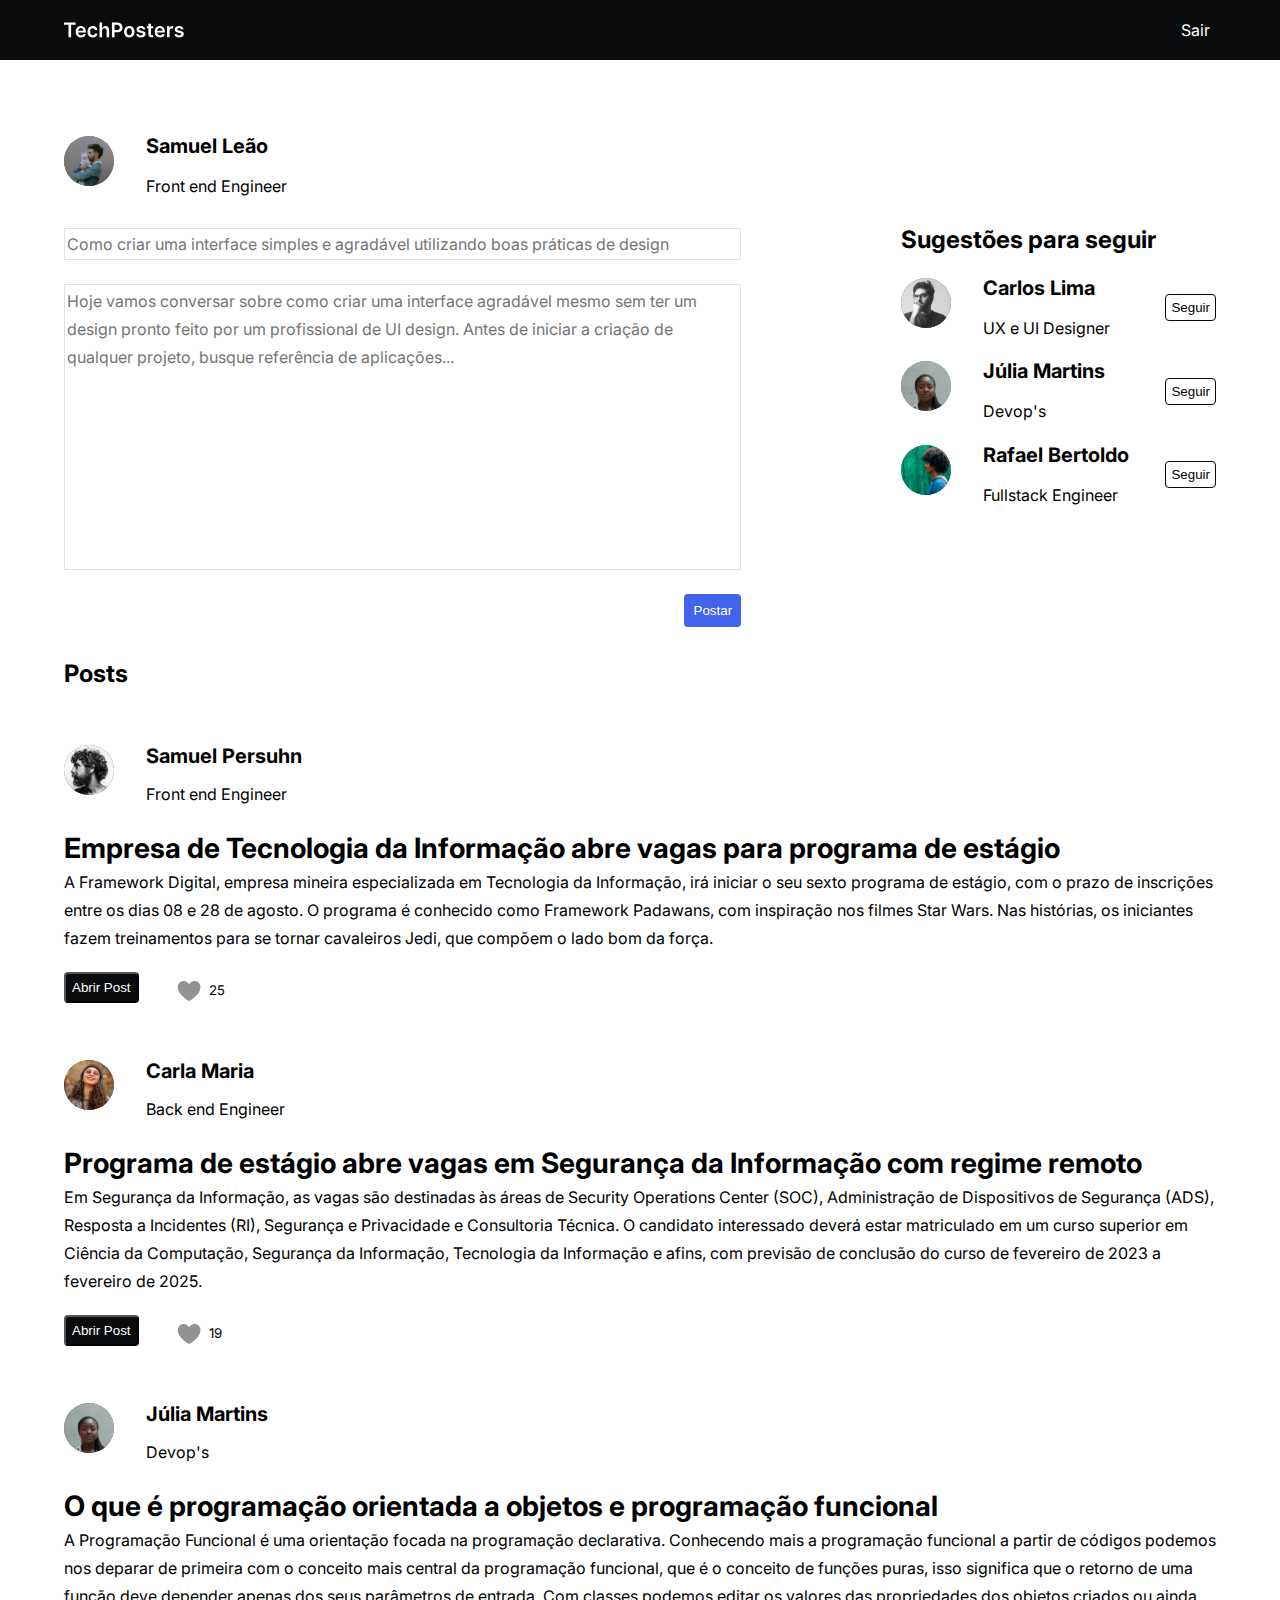
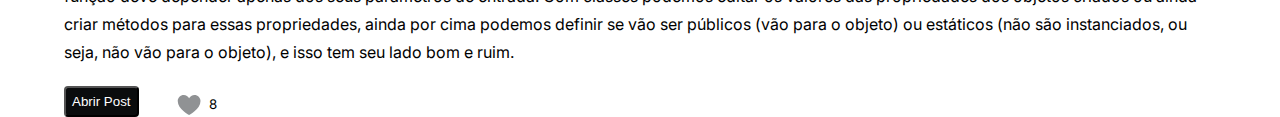
<file: index.html>
<html lang="en">
  <head>
    <meta charset="UTF-8" />
    <meta http-equiv="X-UA-Compatible" content="IE=edge" />
    <meta name="viewport" content="width=device-width, initial-scale=1.0" />
    <!-- CSS -->
    <link rel="stylesheet" href="./src/styles/reset.css" />
    <link rel="stylesheet" href="./src/styles/globalStyles.css" />
    <link rel="stylesheet" href="./src/styles/texts.css" />
    <link rel="stylesheet" href="./src/styles/buttons.css" />
    <link rel="stylesheet" href="./src/styles/header.css" />
    <link rel="stylesheet" href="./src/styles/index.css" />
    <link rel="stylesheet" href="./src/styles/modal.css" />
    
    <!-- FONTE -->
    <link rel="preconnect" href="https://fonts.googleapis.com" />
    <link rel="preconnect" href="https://fonts.gstatic.com" crossorigin />
    <link
      href="https://fonts.googleapis.com/css2?family=Inter:wght@100;200;300;400;500;600;700;800;900&display=swap"
      rel="stylesheet"
      class="imagens"
    />
    <title>Criando rede social</title>
  </head>
  <body>
    <header class="header">
      <div class="header-container">
      <img src="./src/assets/img/logo.svg" class="logo" />
      <p class="botao-sair">Sair</p>
    </div>
    </header>
    <main>
    </main>
    <script src="./src/scripts/database.js"></script>
    <script type="module" src="./src/scripts/index.js"></script>
    <script type="module" src="./src/scripts/modal.js"></script>
  </body>
</html>
</file>
<file: src/styles/globalStyles.css>
body {
    width: 100vw;
    height: 100vh;
    font-family: var(--fontFamily1);
}

:root {
    --colorWhite: #ffffff;
    --color-grey-0: #0A0C0D;
    --color-grey-1: #212529;
    --color-grey-2: #495057;
    --color-grey-3: #dee2e6;
    
    --color1: #4263EB;
    --color1-hover: #364FC7;
    
    --fontFamily1: "Inter", sans-serif;
    
    --fontSize1: 0.875rem;
    
    --fontSize1rem: 1rem;
    
    --marginPage: 2.5rem 0;
    
    --borderRad1: 0.25rem;
}
</file>
<file: src/styles/texts.css>
@import url(./globalStyles.css);

    .title__user700{
        font-family: var(--font-primary);
        font-weight: 700;
        font-size: 1.75rem; 
        line-height: 2.5rem;
        margin-top: 1.5rem;
    }

    .title__user600{
        font-family: var(--font-primary);
        font-weight: 600;
        font-size: 1.25rem;
        line-height: 1.5rem;
    }

    .title__user400{
        font-family: var(--font-primary);
        font-weight: 400;
        font-size: 1rem;
        line-height: 1.75rem;
    }

    .anothertitle_user_400{
        font-family: var(--font-primary);
        font-weight: 400;
        font-size: 0.875rem;
        line-height: 1rem;
    }

    .title__user-last{
        font-family: var(--font-primary);
        font-weight: 400;
        font-size: 0.75rem;
        line-height: 1rem;
    }
</file>
<file: src/styles/buttons.css>
@import url("./globalStyles.css");

.botao-seguir {
    border: 1.5px solid var(--color-grey-0);
    background-color: var(--colorWhite);
    color: black;
    padding: 5px;
    border-radius: 4px;
}

.botao-seguir:hover {
    background-color: var(--color1-hover);
    color: var(--colorWhite);
}

.botao-sair {
    background-color: var(--color-grey-0);
    padding: 6px;
    color: white;
}

.botao-sair:hover {
    background-color: var(--color-grey-1);
}

.botao-abrir-post {
    background-color: var(--color-grey-0);
    border-radius: 4px;
    padding: 6px;
    color: white;
}

.botao-4:hover {
    background-color: var(--color-grey-1);
}

.botao-postar {
    border: 3px solid var(--color1);
    background-color: var(--color1);
    color: white;
    display: flex;
    align-self: flex-end;
    width: fit-content;
    align-items: center;
    padding: 0.4rem;
    border-radius: 4px;
}

.botao-postar:hover {
    background-color: var(--color1-hover);
}

.like-button {
    display: flex;
    flex-direction: row;
    align-items: center;
    justify-content: center;
    border: none;
    margin-top: 6px;
    background-color: white;
}
</file>
<file: src/styles/header.css>
@import url("./globalStyles.css");

        .header {
            background-color: var(--color-grey-0);
            display: flex;
            justify-content: space-between;
            align-items: center;
            padding: 0 4rem;
            position: fixed;
            top: 0;
            left: 0;
            width: 100%;
            height: 60px;
        }

        .header-container {
            display: flex;
            justify-content: space-between;
            align-items: center;
            width: 100%;
            max-width: 1200px;
            margin: 0 auto;
        }

        .header-title {
            font-size: 1.5rem;
            color: var(--color-grey-1);
            font-weight: bold;
        }
        .header-exit {
            font-size: 1rem;
            color: var(--color-grey-2);
            cursor: pointer;
        }

        .logo {
           display: flex;
        }
        .header-content h1 {
           gap: 1rem;
        }

        .header-content {
            margin-top: -0.3125rem;
            gap: 0.0625rem;
        }
</file>
<file: src/styles/index.css>
@import url("./globalStyles.css");

  .box-1 {
    display: flex;
    align-items: center;
    gap: 2rem;
    margin-top: 1.5rem;
  }
  .box-1 > .imagens {
    margin-bottom: 0.6rem;
  }

  .for-set {
    width: 65%;
    display: flex;
    flex-direction: column;
    gap: 2rem;
  }

  li {
    list-style-type: none;
    margin-bottom: 0.625rem;
  }

  li > button {
    border: none;
    background-color: white;
  }
  
  .imagens {
    height: 3.125rem;
  }

  .infos {
    display: flex;
    flex-direction: column;
    gap: 1.5rem;
  }

  .conteudo-principal {
    width: 90%;
    margin: 0 auto;
    display: flex;
    flex-direction: column;
    gap: 2rem
  }

  .container__posts {
    display: flex;
    flex-direction: column;
    gap: 2rem;
  }

  .username {
    font-size: 20px;
    margin-bottom: 1rem;
    font-weight: bold;
    color: var(--cor-primaria);
  }

  .follow-suggestions {
    width: 35%;
    display: flex;
    flex-direction: column;
    gap: 4rem;
  }

  .profession {
    font-size: 16px;
    color: var(--cor-secundaria);
  }
  .section-title-suggestions {
    font-size: 24px;
    font-weight: bold;
  }
  .section-title-posts {
    font-size: 32px;
    font-weight: bold;
  }
  .post-title {
    font-size: 28px;
    font-weight: bold;
  }
  .post-content {
    font-size: 18px;
  }
  .post-all {
    display: flex;
    justify-content: space-around;
    align-items: center;
    margin-top: 7rem;
    gap: 10rem;
    width: 100%;
    max-width: 1200px;
    margin: 7rem auto 0 auto;
  }

  .info-people {
    margin-bottom: 1.8rem;
  }
  form {
    display: flex;
    flex-direction: column;
    gap: 1.5rem;
    /* height: 40%; */
    width: 100%;
  }
  .input__uidesign{
    font-family: var(--font-primary);
      font-weight: 400;
      font-size: 1rem;
      line-height: 1.75rem;
      color: #495057;
      border: 1px solid;
      border-color: #dee2e6;
      resize: none;
  }
  .input__uidesign:focus {
    border-color: var(--color1);
    border: 2px solid var(--color1);
    outline: none
  }

  .titulo {
    display: flex;
    width: 60vw;
    height: 3vh;
    justify-content: space-around;
  }
  .titulo button {
    border: none;
  }

  .box-1 .infos {
    margin: none;
    line-height: 0rem;
    width: 150px;
  }

  .likes-pagina {
      display: flex;
      text-align: center;
      gap: 2rem;
      vertical-align: middle;
      margin-top: 20px;
      align-items: center;
  }

  .likes-pagina>:last-child {
    margin-left: -30px;
    margin-bottom: -4px;
  }

  .contagem {
      vertical-align: text-top;
  }

  @media (max-width:1025px) {
    .post-all {
      flex-direction: column;
    }
    .ul__aside {
      display: flex;
      gap: 1rem;
      overflow-x: auto;
      width: 100%;
    }
    .follow-suggestions {
      width: 100%;
    }
  }
</file>
<file: src/styles/modal.css>
.modal__container {
    width: 100%;
    max-width: 80%;
    border: none;
    border-radius: 4%;
    line-height: 1.8rem;
    height: 60%;
}
.name__modal {
    display: flex;
    align-items: center;
    width: 100%;
}
.img__modal {
    height: 40%;
    width: 60%;
}
.auxImg__modal {
    width: 30%;
    height: 100%;
}
.nameUSer__modal {
    display: flex;
    flex-direction: column;
    width: 100%;
}
.close__btn-modal {
    background-color: var(--gray-scale-300);
    font-weight: var(--title-2-font-weight);
    margin-right: 2%;
    border-radius: 30%;
    height: 9%;
    padding: 1%;
    position: absolute;
    right: 0;
    top: 8%;
    cursor: pointer;
    font-family: var(--font-global);
}
.title__modal {
    justify-content: space-between;
    margin-bottom: 10%;
}
@media(min-width: 768px) {
    .modal__container {
        width: 50%;
        height: 50%;
    }
    .title__modal {
        margin-left: 2%;
        margin-top: 5%;
        margin-bottom: 2%;
        font-size: 100%;
    }
    .paragraph__modal {
        margin-left: 2%;
        line-height: 100%;
        font-size: 100%;
    }
}
</file>
